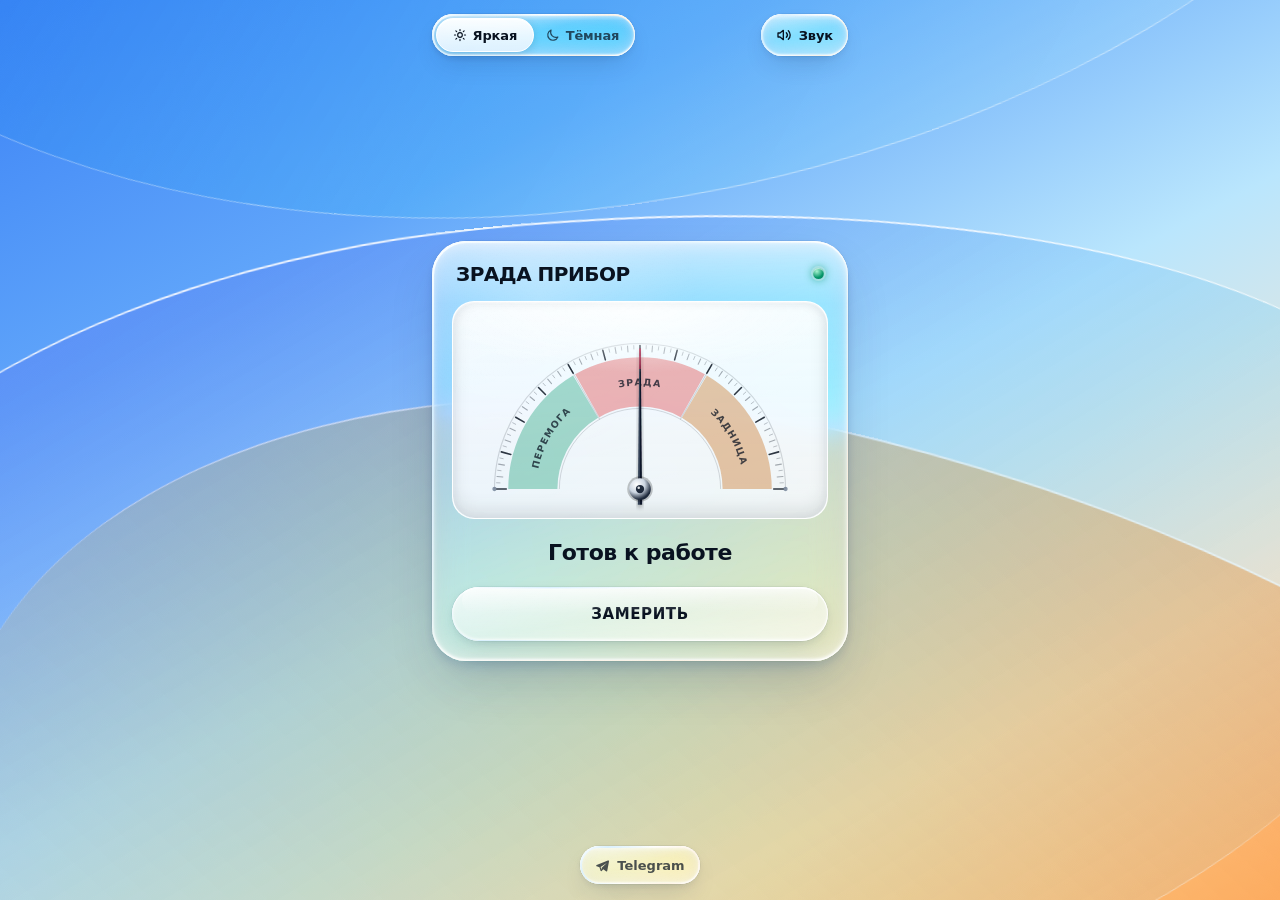
<file: index.html>
<!DOCTYPE html>
<html lang="ru" data-theme="dark">
<head>
    <meta charset="UTF-8">
    <meta name="viewport" content="width=device-width, initial-scale=1.0, maximum-scale=1.0, user-scalable=no, viewport-fit=cover">
    <title>Зрада Прибор</title>
    <meta name="description" content="Перемога, Зрада или Полная Задница — онлайн-прибор.">
    <meta name="apple-mobile-web-app-capable" content="yes">
    <meta name="mobile-web-app-capable" content="yes">
    <meta name="apple-mobile-web-app-status-bar-style" content="black-translucent">
    <meta name="theme-color" id="themeColorMeta" content="#07090e">
    <link rel="icon" href="data:image/svg+xml,<svg xmlns=%22http://www.w3.org/2000/svg%22 viewBox=%220 0 64 64%22><rect width=%2264%22 height=%2264%22 rx=%2218%22 fill=%22%230b101b%22/><path d=%22M12 42 A20 20 0 0 1 52 42%22 fill=%22none%22 stroke=%22%2338bdf8%22 stroke-width=%224%22 stroke-linecap=%22round%22/><path d=%22M32 42 L43 22%22 stroke=%22%23ff453a%22 stroke-width=%224%22 stroke-linecap=%22round%22/><circle cx=%2232%22 cy=%2242%22 r=%224%22 fill=%22%23ffffff%22/></svg>">
    <script>
        (function () {
            try {
                var saved = localStorage.getItem("zrada-glass-theme");
                if (saved === "light" || saved === "dark") {
                    document.documentElement.setAttribute("data-theme", saved);
                } else if (window.matchMedia && window.matchMedia("(prefers-color-scheme: light)").matches) {
                    document.documentElement.setAttribute("data-theme", "light");
                }
            } catch (_) {}
        })();
    </script>
    <link rel="stylesheet" href="styles.css">
</head>
<body>
    <!-- Фоновая сцена для преломления сквозь стекло -->
    <div class="scene" aria-hidden="true">
        <div class="scene-wave scene-wave--a"></div>
        <div class="scene-wave scene-wave--b"></div>
        <div class="scene-wave scene-wave--c"></div>
        <div class="scene-verdict-wash"></div>
    </div>

    <!-- Верхняя панель -->
    <header class="topbar">
        <div class="seg-control glass glass--pill" id="themeSeg" role="group" aria-label="Выбор темы">
            <div class="seg-thumb" aria-hidden="true"></div>

            <button class="seg-btn" type="button" data-theme="light" data-idx="0" aria-pressed="false">
                <svg viewBox="0 0 24 24" fill="none" stroke="currentColor" stroke-width="2" stroke-linecap="round" stroke-linejoin="round" aria-hidden="true">
                    <circle cx="12" cy="12" r="4"/>
                    <path d="M12 2.5v2M12 19.5v2M4.9 4.9l1.4 1.4M17.7 17.7l1.4 1.4M2.5 12h2M19.5 12h2M4.9 19.1l1.4-1.4M17.7 6.3l1.4-1.4"/>
                </svg>
                <span>Яркая</span>
            </button>

            <button class="seg-btn" type="button" data-theme="dark" data-idx="1" aria-pressed="true">
                <svg viewBox="0 0 24 24" fill="none" stroke="currentColor" stroke-width="2" stroke-linecap="round" stroke-linejoin="round" aria-hidden="true">
                    <path d="M20.35 15.35A9 9 0 0 1 8.65 3.65 9 9 0 1 0 20.35 15.35Z"/>
                </svg>
                <span>Тёмная</span>
            </button>
        </div>

        <button class="sound-btn glass glass--pill active" type="button" id="soundBtn" aria-label="Переключить звук" aria-pressed="true">
            <svg class="sound-icon" id="soundIconOn" viewBox="0 0 24 24" fill="none" stroke="currentColor" stroke-width="2" stroke-linecap="round" stroke-linejoin="round" aria-hidden="true">
                <path d="M11 5 6 9H3v6h3l5 4V5Z"/>
                <path d="M15.5 8.5a5 5 0 0 1 0 7"/>
                <path d="M18.5 5.5a9 9 0 0 1 0 13"/>
            </svg>
            <svg class="sound-icon" id="soundIconOff" viewBox="0 0 24 24" fill="none" stroke="currentColor" stroke-width="2" stroke-linecap="round" stroke-linejoin="round" style="display:none" aria-hidden="true">
                <path d="M11 5 6 9H3v6h3l5 4V5Z"/>
                <path d="m21 9-6 6M15 9l6 6"/>
            </svg>
            <span>Звук</span>
        </button>
    </header>

    <!-- Корпус прибора -->
    <main class="stage">
        <section class="instrument glass" id="instrument">
            <div class="inst-header">
                <h1 class="inst-title">ЗРАДА ПРИБОР</h1>
                <div class="status-led" id="led" aria-hidden="true"></div>
            </div>

            <div class="dial-chamber">
                <svg class="dial-svg" viewBox="0 0 360 200" aria-hidden="true">
                    <defs>
                        <radialGradient id="hubGrad" cx="35%" cy="30%" r="68%">
                            <stop offset="0%" stop-color="#ffffff"/>
                            <stop offset="55%" stop-color="var(--hub-outer)"/>
                            <stop offset="100%" stop-color="var(--hub-inner)"/>
                        </radialGradient>
                        <filter id="needleShadow" x="-30%" y="-20%" width="160%" height="150%">
                            <feDropShadow dx="0" dy="2.5" stdDeviation="2.2" flood-color="#000000" flood-opacity="0.38"/>
                        </filter>

                        <path id="tp-peremoga" fill="none"/>
                        <path id="tp-zrada" fill="none"/>
                        <path id="tp-zadnitsa" fill="none"/>
                    </defs>

                    <!-- Внешняя и внутренняя дуги -->
                    <path id="outerArc" fill="none" stroke="var(--dial-ring)" stroke-width="1.2"/>
                    <path id="innerArc" fill="none" stroke="var(--dial-ring)" stroke-width="1"/>

                    <!-- Цветные сектора -->
                    <path id="sector-peremoga" class="dial-sector" style="color: var(--zone-peremoga)" fill="var(--zone-peremoga)"/>
                    <path id="sector-zrada" class="dial-sector" style="color: var(--zone-zrada)" fill="var(--zone-zrada)"/>
                    <path id="sector-zadnitsa" class="dial-sector" style="color: var(--zone-zadnitsa)" fill="var(--zone-zadnitsa)"/>

                    <!-- Разделители и деления -->
                    <g id="sectorDividers" stroke="var(--dial-ring)" stroke-width="1.2"></g>
                    <g id="dialTicks"></g>

                    <!-- Упоры шкалы -->
                    <circle cx="32" cy="178" r="2.2" fill="var(--dial-pin)" opacity="0.75"/>
                    <circle cx="328" cy="178" r="2.2" fill="var(--dial-pin)" opacity="0.75"/>

                    <!-- Названия зон -->
                    <text class="dial-label" id="lbl-peremoga">
                        <textPath href="#tp-peremoga" startOffset="50%" text-anchor="middle" dominant-baseline="central">ПЕРЕМОГА</textPath>
                    </text>
                    <text class="dial-label" id="lbl-zrada">
                        <textPath href="#tp-zrada" startOffset="50%" text-anchor="middle" dominant-baseline="central">ЗРАДА</textPath>
                    </text>
                    <text class="dial-label" id="lbl-zadnitsa">
                        <textPath href="#tp-zadnitsa" startOffset="50%" text-anchor="middle" dominant-baseline="central">ЗАДНИЦА</textPath>
                    </text>

                    <!-- Стрелка с противовесом и фасками -->
                    <g id="needleGroup" filter="url(#needleShadow)">
                        <polygon points="177.8,194 180,194 180,35 179.3,35" fill="var(--needle-light)"/>
                        <polygon points="180,194 182.2,194 180.7,35 180,35" fill="var(--needle-dark)"/>
                        <polygon points="179.5,56 180.5,56 180.7,35 179.3,35" fill="var(--needle-tip)"/>
                    </g>

                    <!-- Ось стрелки -->
                    <circle cx="180" cy="178" r="13" fill="rgba(0, 0, 0, 0.22)"/>
                    <circle cx="180" cy="178" r="11" fill="url(#hubGrad)"/>
                    <circle cx="180" cy="178" r="4.2" fill="var(--hub-inner)"/>
                    <circle cx="178.7" cy="176.7" r="1.3" fill="rgba(255, 255, 255, 0.85)"/>
                </svg>
                <div class="dial-dome"></div>
            </div>

            <div class="verdict-box" aria-live="polite">
                <div class="verdict-text" id="verdictText">Готов к работе</div>
            </div>

            <button class="action-btn" type="button" id="scanBtn">
                <span class="btn-spinner" aria-hidden="true"></span>
                <span id="scanBtnLabel">Замерить</span>
            </button>
        </section>
    </main>

    <!-- Подвал -->
    <footer class="footer">
        <a href="https://t.me/littleguyNEW" target="_blank" rel="noopener noreferrer" class="tg-pill glass glass--pill">
            <svg viewBox="0 0 24 24" fill="currentColor" aria-hidden="true">
                <path d="M21.93 4.19a1.25 1.25 0 0 0-1.35-.2L2.64 11.17a1.15 1.15 0 0 0 .06 2.15l4.48 1.56 1.72 5.38a1.05 1.05 0 0 0 1.78.4l2.54-2.66 4.44 3.31a1.25 1.25 0 0 0 1.97-.74l2.76-15.13a1.25 1.25 0 0 0-.46-1.25ZM8.9 14.37l9.28-6.17c.17-.11.34.12.2.26l-7.59 7.21-.3 3.24-1.59-4.54Z"/>
            </svg>
            <span>Telegram</span>
        </a>
    </footer>

    <script src="app.js" defer></script>
</body>
</html>
</file>
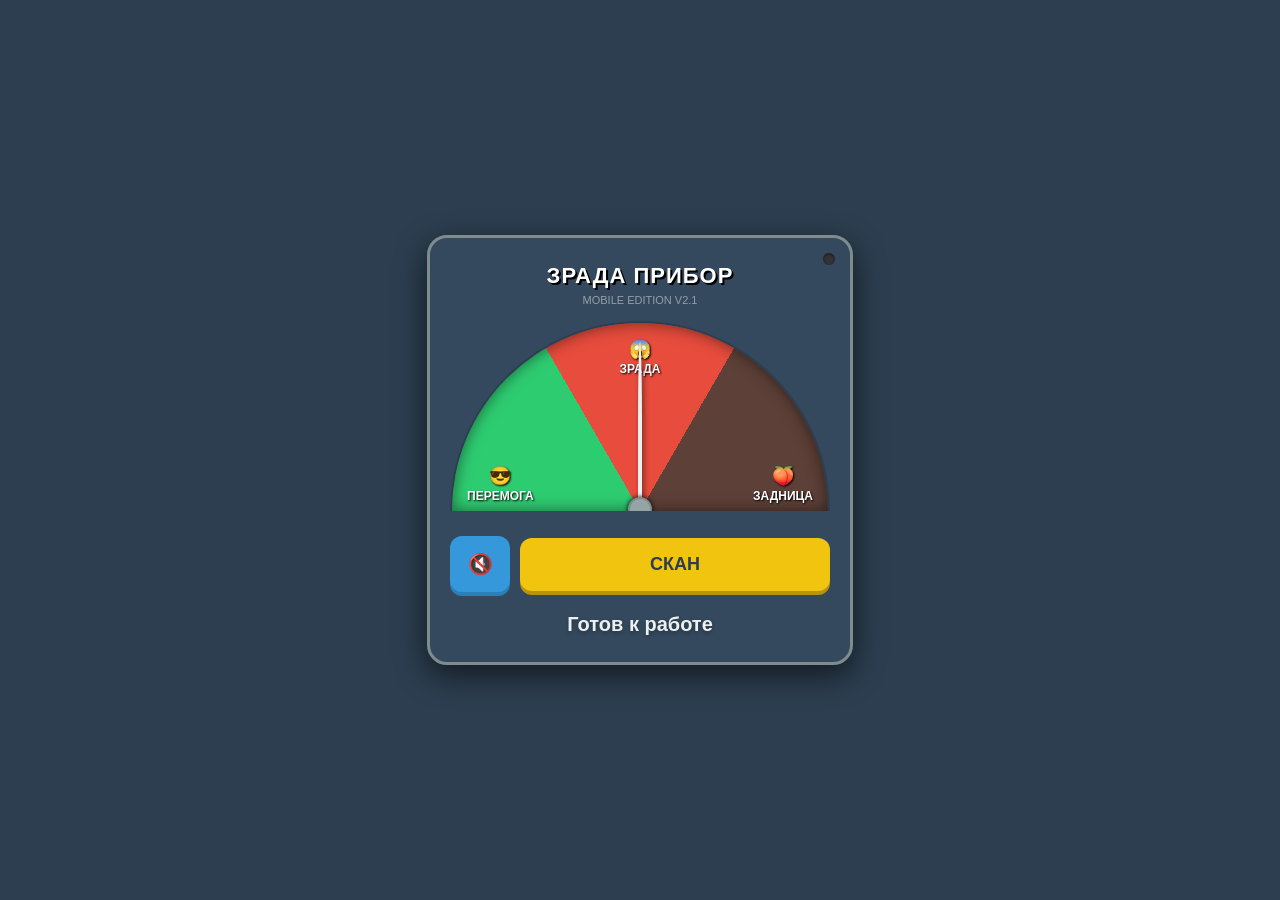
<file: game.html>
<!DOCTYPE html>
<html lang="ru">
<head>
    <meta charset="UTF-8">
    <meta name="viewport" content="width=device-width, initial-scale=1.0, maximum-scale=1.0, user-scalable=no, viewport-fit=cover">
    <meta name="apple-mobile-web-app-capable" content="yes">
    <meta name="apple-mobile-web-app-status-bar-style" content="black-translucent">
    <meta name="theme-color" content="#2c3e50">
    <title>Зрада Прибор Mobile</title>
    <style>
        /* Базовые настройки для iOS */
        body {
            font-family: -apple-system, BlinkMacSystemFont, 'Segoe UI', Roboto, Helvetica, Arial, sans-serif;
            background-color: #2c3e50;
            display: flex;
            justify-content: center;
            align-items: center;
            /* dvh - динамическая высота, учитывающая адресную строку Safari */
            min-height: 100vh;
            height: 100dvh;
            margin: 0;
            color: white;
            user-select: none;
            -webkit-user-select: none; /* Safari */
            overflow: hidden;
            touch-action: manipulation; /* Убирает задержку тапа */
        }

        .device-container {
            background-color: #34495e;
            padding: 20px;
            border-radius: 20px;
            box-shadow: 0 10px 30px rgba(0,0,0,0.6);
            text-align: center;
            /* Адаптивная ширина */
            width: 90%;
            max-width: 380px;
            border: 3px solid #7f8c8d;
            position: relative;
            transition: transform 0.1s;
        }

        /* Анимация тряски */
        .shaking { animation: shake 0.5s infinite; }

        @keyframes shake {
            0% { transform: translate(1px, 1px) rotate(0deg); }
            20% { transform: translate(-2px, 0px) rotate(1deg); }
            40% { transform: translate(1px, -1px) rotate(1deg); }
            60% { transform: translate(-2px, 1px) rotate(0deg); }
            80% { transform: translate(-1px, -1px) rotate(1deg); }
            100% { transform: translate(1px, -2px) rotate(-1deg); }
        }

        h1 {
            margin: 5px 0;
            text-transform: uppercase;
            letter-spacing: 1px;
            font-size: 22px;
            text-shadow: 2px 2px 0px #000;
        }

        .subtitle {
            font-size: 11px;
            color: #bdc3c7;
            margin-bottom: 15px;
            text-transform: uppercase;
            opacity: 0.7;
        }

        /* Адаптивный прибор */
        .gauge-wrapper {
            position: relative;
            width: 100%; /* Резина */
            height: 0;
            padding-bottom: 50%; /* Соотношение сторон 2:1 */
            margin: 0 auto;
            overflow: hidden;
        }

        .gauge {
            width: 100%;
            height: 100%;
            position: absolute;
            top: 0;
            left: 0;
            border-radius: 500px 500px 0 0; /* Большой радиус для полукруга */
            background: conic-gradient(
                from 270deg at 50% 100%,
                #2ecc71 0deg 60deg,
                #e74c3c 60deg 120deg,
                #5d4037 120deg 180deg
            );
            box-shadow: inset 0 0 15px rgba(0,0,0,0.5);
            border: 2px solid #2c3e50;
            border-bottom: none;
            box-sizing: border-box;
        }

        .label {
            position: absolute;
            font-size: 12px;
            font-weight: bold;
            text-shadow: 1px 1px 2px black;
            z-index: 2;
            text-transform: uppercase;
        }
        /* Медиа-запросы для маленьких экранов (iPhone SE) */
        @media (max-width: 360px) {
            .label { font-size: 10px; }
            h1 { font-size: 18px; }
        }

        .label-peremoga { bottom: 8px; left: 15px; color: #fff; }
        .label-zrada { top: 15px; left: 50%; transform: translateX(-50%); color: #fff; }
        .label-zadnitsa { bottom: 8px; right: 15px; color: #fff; }

        .emoji { font-size: 18px; display: block; text-align: center; margin-bottom: 2px; }

        /* Стрелка */
        .needle {
            width: 4px;
            height: 90%; /* Относительно высоты gauge */
            background-color: #ecf0f1;
            position: absolute;
            bottom: 0;
            left: 50%;
            margin-left: -2px;
            transform-origin: bottom center;
            transform: rotate(0deg);
            z-index: 10;
            border-radius: 50% 50% 0 0;
            box-shadow: 2px 2px 5px rgba(0,0,0,0.5);
        }

        .needle-center {
            width: 20px;
            height: 20px;
            background-color: #95a5a6;
            border-radius: 50%;
            position: absolute;
            bottom: -10px;
            left: 50%;
            transform: translateX(-50%);
            z-index: 11;
            box-shadow: 0 0 5px black;
            border: 2px solid #7f8c8d;
        }

        .controls {
            margin-top: 25px;
            display: flex;
            gap: 10px;
            justify-content: center;
            align-items: center;
        }

        button {
            background-color: #f1c40f;
            border: none;
            padding: 16px;
            font-size: 16px;
            font-weight: bold;
            color: #2c3e50;
            border-radius: 12px;
            cursor: pointer;
            transition: transform 0.1s;
            box-shadow: 0 4px 0 #b7950b;
            -webkit-tap-highlight-color: transparent; /* Убирает серый фон при тапе на iOS */
            outline: none;
        }

        button:active {
            transform: translateY(4px);
            box-shadow: 0 0 0 #b7950b;
        }

        button:disabled {
            background-color: #95a5a6;
            box-shadow: none;
            cursor: not-allowed;
            transform: translateY(4px);
            opacity: 0.7;
        }

        #scanBtn {
            flex-grow: 1;
            font-size: 18px;
        }

        .sound-btn {
            background-color: #3498db;
            box-shadow: 0 4px 0 #2980b9;
            color: white;
            width: 60px;
            font-size: 20px;
        }
        .sound-btn:active { box-shadow: 0 0 0 #2980b9; }

        #result-text {
            margin-top: 20px;
            font-size: 20px;
            font-weight: bold;
            min-height: 1.5em;
            color: #ecf0f1;
            text-shadow: 0 2px 4px rgba(0,0,0,0.3);
            line-height: 1.2;
        }

        .status-light {
            width: 12px;
            height: 12px;
            background-color: #333;
            border-radius: 50%;
            position: absolute;
            top: 15px;
            right: 15px;
            box-shadow: inset 0 1px 3px rgba(0,0,0,0.5);
        }
        .status-light.active {
            background-color: #e74c3c;
            box-shadow: 0 0 8px #e74c3c;
            animation: blink 0.15s infinite alternate;
        }

        @keyframes blink { from { opacity: 0.5; } to { opacity: 1; } }

    </style>
</head>
<body>

    <div class="device-container" id="device">
        <div class="status-light" id="led"></div>
        <h1>ЗРАДА ПРИБОР</h1>
        <div class="subtitle">Mobile Edition v2.1</div>

        <div class="gauge-wrapper">
            <div class="gauge">
                <span class="label label-peremoga"><span class="emoji">😎</span>ПЕРЕМОГА</span>
                <span class="label label-zrada"><span class="emoji">😱</span>ЗРАДА</span>
                <span class="label label-zadnitsa"><span class="emoji">🍑</span>ЗАДНИЦА</span>

                <div class="needle" id="needle"></div>
            </div>
            <div class="needle-center"></div>
        </div>

        <div class="controls">
            <button class="sound-btn" id="soundBtn" onclick="toggleSound()">🔇</button>
            <button id="scanBtn" onclick="startAnalysis()">СКАН</button>
        </div>

        <div id="result-text">Готов к работе</div>
    </div>

    <script>
        // Предотвращаем скролл и зум на iOS при двойном тапе
        document.addEventListener('gesturestart', function (e) {
            e.preventDefault();
        });

        const needle = document.getElementById('needle');
        const resultText = document.getElementById('result-text');
        const scanBtn = document.getElementById('scanBtn');
        const device = document.getElementById('device');
        const led = document.getElementById('led');
        const soundBtn = document.getElementById('soundBtn');

        let isSoundOn = false;
        let audioCtx = null;

        // "Разогрев" аудио-контекста для iOS
        function unlockAudio() {
            if (!audioCtx) {
                const AudioContext = window.AudioContext || window.webkitAudioContext;
                audioCtx = new AudioContext();
            }
            if (audioCtx.state === 'suspended') {
                audioCtx.resume();
            }
            // Проигрываем тишину, чтобы Safari понял, что мы хотим играть звук
            const buffer = audioCtx.createBuffer(1, 1, 22050);
            const source = audioCtx.createBufferSource();
            source.buffer = buffer;
            source.connect(audioCtx.destination);
            source.start(0);
        }

        function toggleSound() {
            unlockAudio();
            isSoundOn = !isSoundOn;
            soundBtn.innerText = isSoundOn ? "🔊" : "🔇";
            soundBtn.style.backgroundColor = isSoundOn ? "#2ecc71" : "#3498db";
        }

        function playTone(type) {
            if (!isSoundOn || !audioCtx) return;

            const osc = audioCtx.createOscillator();
            const gain = audioCtx.createGain();
            osc.connect(gain);
            gain.connect(audioCtx.destination);

            const now = audioCtx.currentTime;

            if (type === 'tick') {
                osc.type = 'square';
                osc.frequency.setValueAtTime(150 + Math.random() * 50, now);
                gain.gain.setValueAtTime(0.05, now);
                gain.gain.exponentialRampToValueAtTime(0.001, now + 0.05);
                osc.start(now);
                osc.stop(now + 0.05);
            }
            else if (type === 'peremoga') {
                // Аккорд C-Major
                const playNote = (f, d) => {
                    const o = audioCtx.createOscillator();
                    const g = audioCtx.createGain();
                    o.connect(g);
                    g.connect(audioCtx.destination);
                    o.type = 'triangle';
                    o.frequency.value = f;
                    g.gain.setValueAtTime(0.1, now + d);
                    g.gain.linearRampToValueAtTime(0, now + d + 0.3);
                    o.start(now + d);
                    o.stop(now + d + 0.3);
                };
                playNote(523.25, 0);
                playNote(659.25, 0.1);
                playNote(783.99, 0.2);
            }
            else if (type === 'zrada') {
                osc.type = 'sawtooth';
                osc.frequency.setValueAtTime(600, now);
                osc.frequency.linearRampToValueAtTime(800, now + 0.2);
                osc.frequency.linearRampToValueAtTime(600, now + 0.4);
                gain.gain.setValueAtTime(0.1, now);
                gain.gain.linearRampToValueAtTime(0, now + 0.4);
                osc.start(now);
                osc.stop(now + 0.4);
            }
            else if (type === 'zadnitsa') {
                osc.type = 'sawtooth';
                osc.frequency.setValueAtTime(120, now);
                osc.frequency.exponentialRampToValueAtTime(40, now + 0.5);
                gain.gain.setValueAtTime(0.2, now);
                gain.gain.linearRampToValueAtTime(0, now + 0.5);
                osc.start(now);
                osc.stop(now + 0.5);
            }
        }

        function startAnalysis() {
            // Обязательно пытаемся разблокировать аудио при нажатии на старт
            if (isSoundOn) unlockAudio();

            scanBtn.disabled = true;
            scanBtn.innerText = "⏳...";
            resultText.innerText = "АНАЛИЗ ДАННЫХ";
            resultText.style.color = "#ecf0f1";

            device.classList.add('shaking');
            led.classList.add('active');

            needle.style.transition = "none";

            let scanSteps = 0;
            const maxSteps = 25;

            const interval = setInterval(() => {
                const randomAngle = Math.floor(Math.random() * 180) - 90;
                needle.style.transform = `rotate(${randomAngle}deg)`;

                if (scanSteps % 3 === 0) playTone('tick');

                // Легкая вибрация для Android (iOS игнорирует, но не ломается)
                if (navigator.vibrate) navigator.vibrate(5);

                scanSteps++;

                if (scanSteps >= maxSteps) {
                    finishAnalysis(interval);
                }
            }, 80);
        }

        function finishAnalysis(interval) {
            clearInterval(interval);
            device.classList.remove('shaking');
            led.classList.remove('active');

            const finalAngle = Math.floor(Math.random() * 180) - 90;
            needle.style.transition = "transform 0.5s cubic-bezier(0.175, 0.885, 0.32, 1.275)"; // Эффект отскока

            setTimeout(() => {
                needle.style.transform = `rotate(${finalAngle}deg)`;
                showResult(finalAngle);
            }, 50);
        }

        function showResult(angle) {
            setTimeout(() => {
                let text = "";
                let color = "";
                let soundType = "";

                if (angle <= -30) {
                    text = "ЕСТЬ ПЕРЕМОГА! 😎";
                    color = "#2ecc71";
                    soundType = "peremoga";
                } else if (angle > -30 && angle < 30) {
                    text = "ЗРАДА! 🤬";
                    color = "#e74c3c";
                    soundType = "zrada";
                } else {
                    text = "ПОЛНАЯ ЗАДНИЦА 🍑";
                    color = "#d35400";
                    soundType = "zadnitsa";
                }

                resultText.innerText = text;
                resultText.style.color = color;
                playTone(soundType);

                if (navigator.vibrate) navigator.vibrate(50);

                scanBtn.disabled = false;
                scanBtn.innerText = "СКАН";
            }, 500);
        }
    </script>
</body>
</html>
</file>
<file: styles.css>
/* ==========================================================================
   LIQUID GLASS UI — СТИЛИ И ТЕМАТИЗАЦИЯ (ЯРКАЯ / ТЁМНАЯ)
   ========================================================================== */

:root {
    --font-sans: -apple-system, BlinkMacSystemFont, "SF Pro Display", "SF Pro Text", "Segoe UI", system-ui, Roboto, Helvetica, Arial, sans-serif;
    --radius-panel: 34px;
    --radius-chamber: 22px;
    --radius-pill: 999px;
    --ease-spring: cubic-bezier(0.28, 1.32, 0.52, 1);
    --ease-smooth: cubic-bezier(0.22, 1, 0.36, 1);
}

/* --------------------------------------------------------------------------
   ТЕМА 1: ЯРКАЯ (Кристальное дневное жидкое стекло)
   -------------------------------------------------------------------------- */
:root,
html[data-theme="light"] {
    color-scheme: light;
    --bg-base: #8cc5f8;

    /* Живая, благородная дневная сцена (лазурь, мягкий индиго и тёплый солнечный горизонт) */
    --scene-sky: linear-gradient(
        152deg,
        #3b82f6 0%,
        #60a5fa 26%,
        #bae6fd 54%,
        #fde6cc 80%,
        #fdb585 100%
    );
    --scene-wave-1: linear-gradient(128deg, rgba(37, 99, 235, 0.52) 0%, rgba(56, 189, 248, 0.24) 55%, rgba(255, 255, 255, 0.22) 100%);
    --scene-wave-2: linear-gradient(210deg, rgba(249, 115, 22, 0.46) 0%, rgba(251, 191, 36, 0.30) 48%, rgba(255, 255, 255, 0.16) 100%);
    --scene-wave-3: linear-gradient(155deg, rgba(99, 102, 241, 0.34) 0%, rgba(56, 189, 248, 0.18) 54%, rgba(255, 255, 255, 0.08) 100%);
    --scene-ridge: rgba(255, 255, 255, 0.88);
    --scene-ridge-soft: rgba(255, 255, 255, 0.50);

    /* Оптическая формула жидкого стекла (Яркая тема: прозрачный центр + глянцевый мениск) */
    --glass-bg: linear-gradient(
        166deg,
        rgba(255, 255, 255, 0.44) 0%,
        rgba(255, 255, 255, 0.18) 44%,
        rgba(255, 255, 255, 0.30) 100%
    );
    --glass-bg-pill: linear-gradient(
        166deg,
        rgba(255, 255, 255, 0.48) 0%,
        rgba(255, 255, 255, 0.20) 48%,
        rgba(255, 255, 255, 0.34) 100%
    );
    --glass-filter: blur(16px) saturate(175%) brightness(1.06) contrast(1.03);
    --glass-filter-pill: blur(12px) saturate(185%) brightness(1.07) contrast(1.03);

    /* Дисперсионная фаска Френеля */
    --glass-rim-width: 1.5px;
    --glass-rim-1: rgba(255, 255, 255, 0.98);
    --glass-rim-2: rgba(210, 238, 255, 0.80);
    --glass-rim-3: rgba(255, 255, 255, 0.22);
    --glass-rim-4: rgba(255, 236, 214, 0.56);
    --glass-rim-5: rgba(255, 255, 255, 0.92);

    /* Внутренняя толщина линзы и каустика */
    --glass-outer-hairline: rgba(15, 35, 68, 0.10);
    --glass-edge-top: rgba(255, 255, 255, 0.98);
    --glass-bevel-top: rgba(255, 255, 255, 0.48);
    --glass-edge-bottom: rgba(255, 255, 255, 0.86);
    --glass-caustic-bottom: rgba(255, 255, 255, 0.52);
    --glass-edge-side: rgba(255, 255, 255, 0.38);

    --glass-sheen-spot: rgba(255, 255, 255, 0.26);
    --glass-sheen-arc: rgba(255, 255, 255, 0.44);

    --glass-shadow:
        0 0 0 0.5px var(--glass-outer-hairline),
        0 3px 8px rgba(15, 38, 72, 0.10),
        0 24px 52px -12px rgba(15, 44, 84, 0.22),
        0 10px 22px -10px rgba(37, 99, 235, 0.14);
    --glass-shadow-pill:
        0 0 0 0.5px var(--glass-outer-hairline),
        0 2px 6px rgba(15, 38, 72, 0.08),
        0 12px 26px -8px rgba(15, 44, 84, 0.18);

    /* Сегментный ползунок */
    --seg-thumb-bg: linear-gradient(180deg, rgba(255, 255, 255, 0.96) 0%, rgba(242, 247, 255, 0.82) 100%);
    --seg-thumb-border: rgba(255, 255, 255, 1);
    --seg-thumb-shadow:
        0 2px 8px rgba(15, 38, 72, 0.16),
        inset 0 1px 0 rgba(255, 255, 255, 1);

    /* Текст */
    --text-primary: #091220;
    --text-secondary: rgba(9, 18, 32, 0.72);
    --text-muted: rgba(9, 18, 32, 0.48);

    /* Камера шкалы (чистая фарфоровая подложка без цветовых искажений секторов) */
    --dial-bg: linear-gradient(180deg, rgba(255, 255, 255, 0.90) 0%, rgba(246, 249, 255, 0.84) 100%);
    --dial-border: rgba(255, 255, 255, 0.96);
    --dial-inner-shadow:
        inset 0 2px 10px rgba(15, 38, 72, 0.08),
        inset 0 1px 0 rgba(255, 255, 255, 1);
    --dial-ring: rgba(9, 18, 32, 0.15);
    --dial-tick: rgba(9, 18, 32, 0.34);
    --dial-tick-major: rgba(9, 18, 32, 0.84);
    --dial-label: rgba(9, 18, 32, 0.90);
    --dial-dome-glare: rgba(255, 255, 255, 0.72);
    --dial-pin: #64748b;

    --needle-light: #334155;
    --needle-dark: #0f172a;
    --needle-tip: #e11d48;
    --hub-outer: #cbd5e1;
    --hub-inner: #1e293b;

    /* Главная кнопка — капсула жидкого стекла */
    --btn-bg: linear-gradient(172deg, rgba(255, 255, 255, 0.76) 0%, rgba(255, 255, 255, 0.42) 50%, rgba(255, 255, 255, 0.62) 100%);
    --btn-bg-hover: linear-gradient(172deg, rgba(255, 255, 255, 0.88) 0%, rgba(255, 255, 255, 0.54) 50%, rgba(255, 255, 255, 0.74) 100%);
    --btn-bg-active: linear-gradient(172deg, rgba(238, 245, 255, 0.66) 0%, rgba(255, 255, 255, 0.48) 100%);
    --btn-text: #091220;
    --btn-sheen: rgba(255, 255, 255, 0.56);
    --btn-shadow:
        0 0 0 0.5px rgba(15, 38, 72, 0.10),
        inset 0 1.5px 1px rgba(255, 255, 255, 1),
        inset 0 6px 12px -4px rgba(255, 255, 255, 0.55),
        inset 0 -2px 3px rgba(255, 255, 255, 0.78),
        0 10px 24px -8px rgba(15, 38, 72, 0.18),
        0 2px 6px rgba(15, 38, 72, 0.08);

    /* Зоны прибора */
    --zone-peremoga: #059669;
    --zone-zrada: #dc2626;
    --zone-zadnitsa: #c25e00;
}

/* --------------------------------------------------------------------------
   ТЕМА 2: ТЁМНАЯ (Дымчатое обсидиановое жидкое стекло)
   -------------------------------------------------------------------------- */
html[data-theme="dark"] {
    color-scheme: dark;
    --bg-base: #05070b;

    /* Глубокий графитово-ночной фон со студийными световыми дугами */
    --scene-sky: linear-gradient(
        152deg,
        #05070b 0%,
        #090e18 36%,
        #0e1726 68%,
        #070a10 100%
    );
    --scene-wave-1: linear-gradient(128deg, rgba(30, 58, 118, 0.42) 0%, rgba(14, 116, 144, 0.20) 52%, rgba(15, 23, 42, 0.06) 100%);
    --scene-wave-2: linear-gradient(210deg, rgba(15, 118, 110, 0.34) 0%, rgba(30, 64, 138, 0.22) 48%, transparent 100%);
    --scene-wave-3: linear-gradient(155deg, rgba(30, 41, 68, 0.44) 0%, rgba(15, 23, 42, 0.22) 55%, transparent 100%);
    --scene-ridge: rgba(186, 224, 255, 0.38);
    --scene-ridge-soft: rgba(148, 197, 255, 0.20);

    /* Оптическая формула жидкого стекла (Тёмная тема: дымчатый обсидиан) */
    --glass-bg: linear-gradient(
        166deg,
        rgba(255, 255, 255, 0.10) 0%,
        rgba(10, 13, 20, 0.52) 46%,
        rgba(255, 255, 255, 0.04) 100%
    );
    --glass-bg-pill: linear-gradient(
        166deg,
        rgba(255, 255, 255, 0.13) 0%,
        rgba(14, 18, 28, 0.48) 50%,
        rgba(255, 255, 255, 0.06) 100%
    );
    --glass-filter: blur(18px) saturate(165%) brightness(1.08) contrast(1.06);
    --glass-filter-pill: blur(13px) saturate(180%) brightness(1.10) contrast(1.05);

    --glass-rim-width: 1.35px;
    --glass-rim-1: rgba(255, 255, 255, 0.66);
    --glass-rim-2: rgba(176, 222, 255, 0.30);
    --glass-rim-3: rgba(255, 255, 255, 0.07);
    --glass-rim-4: rgba(186, 230, 253, 0.16);
    --glass-rim-5: rgba(255, 255, 255, 0.38);

    --glass-outer-hairline: rgba(0, 0, 0, 0.60);
    --glass-edge-top: rgba(255, 255, 255, 0.48);
    --glass-bevel-top: rgba(255, 255, 255, 0.14);
    --glass-edge-bottom: rgba(196, 228, 255, 0.22);
    --glass-caustic-bottom: rgba(148, 197, 255, 0.12);
    --glass-edge-side: rgba(255, 255, 255, 0.11);

    --glass-sheen-spot: rgba(255, 255, 255, 0.11);
    --glass-sheen-arc: rgba(255, 255, 255, 0.14);

    --glass-shadow:
        0 0 0 0.5px var(--glass-outer-hairline),
        0 4px 12px rgba(0, 0, 0, 0.50),
        0 30px 68px -12px rgba(0, 0, 0, 0.82);
    --glass-shadow-pill:
        0 0 0 0.5px var(--glass-outer-hairline),
        0 2px 8px rgba(0, 0, 0, 0.44),
        0 14px 30px -8px rgba(0, 0, 0, 0.70);

    /* Сегментный ползунок */
    --seg-thumb-bg: linear-gradient(180deg, rgba(255, 255, 255, 0.22) 0%, rgba(255, 255, 255, 0.10) 100%);
    --seg-thumb-border: rgba(255, 255, 255, 0.40);
    --seg-thumb-shadow:
        0 2px 10px rgba(0, 0, 0, 0.45),
        inset 0 1px 0 rgba(255, 255, 255, 0.44);

    /* Текст */
    --text-primary: #f6f8fc;
    --text-secondary: rgba(246, 248, 252, 0.70);
    --text-muted: rgba(246, 248, 252, 0.44);

    /* Камера шкалы */
    --dial-bg: linear-gradient(180deg, rgba(6, 9, 16, 0.82) 0%, rgba(10, 14, 24, 0.72) 100%);
    --dial-border: rgba(255, 255, 255, 0.15);
    --dial-inner-shadow:
        inset 0 4px 18px rgba(0, 0, 0, 0.60),
        inset 0 -1px 0 rgba(255, 255, 255, 0.11);
    --dial-ring: rgba(255, 255, 255, 0.16);
    --dial-tick: rgba(255, 255, 255, 0.34);
    --dial-tick-major: rgba(255, 255, 255, 0.88);
    --dial-label: rgba(255, 255, 255, 0.92);
    --dial-dome-glare: rgba(255, 255, 255, 0.20);
    --dial-pin: #94a3b8;

    --needle-light: #f1f5f9;
    --needle-dark: #94a3b8;
    --needle-tip: #ff453a;
    --hub-outer: #64748b;
    --hub-inner: #0f172a;

    /* Главная кнопка — капсула жидкого стекла */
    --btn-bg: linear-gradient(172deg, rgba(255, 255, 255, 0.20) 0%, rgba(255, 255, 255, 0.07) 52%, rgba(255, 255, 255, 0.12) 100%);
    --btn-bg-hover: linear-gradient(172deg, rgba(255, 255, 255, 0.26) 0%, rgba(255, 255, 255, 0.11) 52%, rgba(255, 255, 255, 0.17) 100%);
    --btn-bg-active: linear-gradient(172deg, rgba(255, 255, 255, 0.13) 0%, rgba(255, 255, 255, 0.06) 100%);
    --btn-text: #ffffff;
    --btn-sheen: rgba(255, 255, 255, 0.20);
    --btn-shadow:
        0 0 0 0.5px rgba(0, 0, 0, 0.55),
        inset 0 1.5px 1px rgba(255, 255, 255, 0.42),
        inset 0 6px 12px -4px rgba(255, 255, 255, 0.12),
        inset 0 -1.5px 2px rgba(186, 230, 253, 0.18),
        0 10px 26px -6px rgba(0, 0, 0, 0.55);

    /* Зоны прибора */
    --zone-peremoga: #30d158;
    --zone-zrada: #ff453a;
    --zone-zadnitsa: #ff9f0a;
}

/* --------------------------------------------------------------------------
   БАЗОВАЯ ГЕОМЕТРИЯ СТРАНИЦЫ
   -------------------------------------------------------------------------- */
*,
*::before,
*::after {
    box-sizing: border-box;
    -webkit-tap-highlight-color: transparent;
}

html,
body {
    margin: 0;
    padding: 0;
    min-height: 100dvh;
    background-color: var(--bg-base);
    color: var(--text-primary);
    font-family: var(--font-sans);
    -webkit-font-smoothing: antialiased;
    -moz-osx-font-smoothing: grayscale;
    user-select: none;
    -webkit-user-select: none;
    touch-action: manipulation;
    overflow-x: hidden;
    transition: background-color 0.45s var(--ease-smooth), color 0.3s ease;
}

body {
    position: relative;
    display: flex;
    flex-direction: column;
    justify-content: space-between;
    align-items: center;
    padding: max(14px, env(safe-area-inset-top)) 16px max(16px, env(safe-area-inset-bottom));
    gap: 14px;
}

/* --------------------------------------------------------------------------
   СКУЛЬПТУРНАЯ СВЕТОВАЯ СЦЕНА ДЛЯ ОПТИЧЕСКОЙ РЕФРАКЦИИ
   -------------------------------------------------------------------------- */
.scene {
    position: fixed;
    inset: 0;
    z-index: 0;
    pointer-events: none;
    overflow: hidden;
    background: var(--scene-sky);
}

.scene-wave {
    position: absolute;
    border-radius: 44% 56% 52% 48% / 46% 42% 58% 54%;
    border-top: 2px solid var(--scene-ridge);
    border-bottom: 1.5px solid var(--scene-ridge-soft);
    will-change: transform;
    transition: background 0.9s var(--ease-smooth), border-color 0.6s ease;
}

.scene-wave--a {
    width: 145vmax;
    height: 82vmax;
    left: -26vmax;
    top: -66vmax;
    background: var(--scene-wave-1);
    transform: rotate(-8deg);
}

.scene-wave--b {
    width: 140vmax;
    height: 84vmax;
    right: -34vmax;
    bottom: -48vmax;
    background: var(--scene-wave-2);
    transform: rotate(13deg);
}

.scene-wave--c {
    width: 132vmax;
    height: 66vmax;
    left: -18vmax;
    top: 24vh;
    background: var(--scene-wave-3);
    transform: rotate(-6deg);
}

/* Мягкое свечение сцены под результат замера */
.scene-verdict-wash {
    position: absolute;
    inset: 0;
    opacity: 0;
    transition: opacity 0.7s var(--ease-smooth), background 0.7s var(--ease-smooth);
}

body[data-verdict="peremoga"] .scene-verdict-wash {
    opacity: 1;
    background: radial-gradient(76% 58% at 50% 48%, rgba(48, 209, 88, 0.25) 0%, transparent 72%);
}

body[data-verdict="zrada"] .scene-verdict-wash {
    opacity: 1;
    background: radial-gradient(76% 58% at 50% 48%, rgba(255, 69, 58, 0.25) 0%, transparent 72%);
}

body[data-verdict="zadnitsa"] .scene-verdict-wash {
    opacity: 1;
    background: radial-gradient(76% 58% at 50% 48%, rgba(255, 159, 10, 0.25) 0%, transparent 72%);
}

html[data-theme="light"] body[data-verdict="peremoga"] .scene-verdict-wash {
    background: radial-gradient(78% 60% at 50% 48%, rgba(16, 185, 129, 0.30) 0%, transparent 72%);
}

html[data-theme="light"] body[data-verdict="zrada"] .scene-verdict-wash {
    background: radial-gradient(78% 60% at 50% 48%, rgba(239, 68, 68, 0.26) 0%, transparent 72%);
}

html[data-theme="light"] body[data-verdict="zadnitsa"] .scene-verdict-wash {
    background: radial-gradient(78% 60% at 50% 48%, rgba(245, 158, 11, 0.30) 0%, transparent 72%);
}

/* --------------------------------------------------------------------------
   МАТЕРИАЛ .glass — ЧИСТОЕ ОПТИЧЕСКОЕ ЖИДКОЕ СТЕКЛО
   -------------------------------------------------------------------------- */
.glass {
    position: relative;
    background: var(--glass-bg);
    -webkit-backdrop-filter: var(--glass-filter);
    backdrop-filter: var(--glass-filter);
    box-shadow:
        var(--glass-shadow),
        inset 0 1.5px 1px var(--glass-edge-top),
        inset 0 6px 14px -3px var(--glass-bevel-top),
        inset 0 -2px 3px var(--glass-edge-bottom),
        inset 0 -16px 26px -16px var(--glass-caustic-bottom),
        inset 2px 0 4px var(--glass-edge-side),
        inset -2px 0 4px var(--glass-edge-side);
    transition:
        transform 0.22s var(--ease-spring),
        background 0.35s ease,
        box-shadow 0.35s ease;
}

.glass--pill {
    background: var(--glass-bg-pill);
    -webkit-backdrop-filter: var(--glass-filter-pill);
    backdrop-filter: var(--glass-filter-pill);
    box-shadow:
        var(--glass-shadow-pill),
        inset 0 1.5px 1px var(--glass-edge-top),
        inset 0 4px 10px -2px var(--glass-bevel-top),
        inset 0 -1.5px 2px var(--glass-edge-bottom),
        inset 0 -10px 18px -12px var(--glass-caustic-bottom),
        inset 1.5px 0 3px var(--glass-edge-side),
        inset -1.5px 0 3px var(--glass-edge-side);
}

/* Оптическая фаска Френеля с хроматическим краем */
.glass::before {
    content: "";
    position: absolute;
    inset: 0;
    border-radius: inherit;
    padding: var(--glass-rim-width);
    background: linear-gradient(
        var(--rim-angle, 134deg),
        var(--glass-rim-1) 0%,
        var(--glass-rim-2) 18%,
        var(--glass-rim-3) 48%,
        var(--glass-rim-4) 78%,
        var(--glass-rim-5) 100%
    );
    -webkit-mask: linear-gradient(#fff 0 0) content-box, linear-gradient(#fff 0 0);
    -webkit-mask-composite: xor;
    mask: linear-gradient(#fff 0 0) content-box, linear-gradient(#fff 0 0);
    mask-composite: exclude;
    pointer-events: none;
    z-index: 4;
}

/* Купольный блик верхней грани стекла */
.glass::after {
    content: "";
    position: absolute;
    inset: 0;
    border-radius: inherit;
    background:
        radial-gradient(
            240px circle at var(--gx, 26%) var(--gy, 14%),
            var(--glass-sheen-spot) 0%,
            transparent 65%
        ),
        linear-gradient(
            180deg,
            var(--glass-sheen-arc) 0%,
            rgba(255, 255, 255, 0.04) 15%,
            transparent 36%
        );
    pointer-events: none;
    z-index: 1;
}

@media (prefers-reduced-transparency: reduce) {
    .glass,
    .glass--pill {
        -webkit-backdrop-filter: none !important;
        backdrop-filter: none !important;
        background: var(--bg-base) !important;
    }
}

/* --------------------------------------------------------------------------
   ВЕРХНЯЯ ПАНЕЛЬ (ПЕРЕКЛЮЧАТЕЛЬ ТЕМЫ + ЗВУК)
   -------------------------------------------------------------------------- */
.topbar {
    position: relative;
    z-index: 2;
    width: 100%;
    max-width: 416px;
    display: flex;
    align-items: center;
    justify-content: space-between;
    gap: 10px;
}

.seg-control {
    position: relative;
    display: grid;
    grid-template-columns: repeat(2, 1fr);
    padding: 4px;
    border-radius: var(--radius-pill);
    height: 42px;
    min-width: 178px;
}

.seg-thumb {
    position: absolute;
    top: 4px;
    left: 4px;
    width: calc((100% - 8px) / 2);
    height: calc(100% - 8px);
    border-radius: var(--radius-pill);
    background: var(--seg-thumb-bg);
    border: 1px solid var(--seg-thumb-border);
    box-shadow: var(--seg-thumb-shadow);
    transform: translateX(calc(var(--seg-idx, 0) * 100%));
    transition: transform 0.38s var(--ease-spring), background 0.3s ease;
    pointer-events: none;
    z-index: 2;
}

.seg-btn {
    position: relative;
    z-index: 3;
    border: none;
    background: transparent;
    color: var(--text-secondary);
    font-family: inherit;
    font-size: 13px;
    font-weight: 600;
    letter-spacing: -0.01em;
    cursor: pointer;
    display: inline-flex;
    align-items: center;
    justify-content: center;
    gap: 6px;
    padding: 0 12px;
    border-radius: var(--radius-pill);
    transition: color 0.22s ease, transform 0.16s ease;
}

.seg-btn[aria-pressed="true"] {
    color: var(--text-primary);
}

.seg-btn:active {
    transform: scale(0.95);
}

.seg-btn svg {
    width: 14px;
    height: 14px;
    flex-shrink: 0;
}

.sound-btn {
    height: 42px;
    padding: 0 15px;
    border: none;
    border-radius: var(--radius-pill);
    color: var(--text-secondary);
    font-family: inherit;
    font-size: 13px;
    font-weight: 600;
    letter-spacing: -0.01em;
    cursor: pointer;
    display: inline-flex;
    align-items: center;
    gap: 7px;
}

.sound-btn > * {
    position: relative;
    z-index: 3;
}

.sound-btn:hover {
    color: var(--text-primary);
}

.sound-btn:active {
    transform: scale(0.96);
}

.sound-btn.active {
    color: var(--text-primary);
}

.sound-icon {
    width: 16px;
    height: 16px;
    flex-shrink: 0;
}

/* --------------------------------------------------------------------------
   ЦЕНТРАЛЬНЫЙ ПРИБОР
   -------------------------------------------------------------------------- */
.stage {
    position: relative;
    z-index: 2;
    width: 100%;
    max-width: 416px;
    flex: 1;
    display: flex;
    align-items: center;
    justify-content: center;
}

.instrument {
    width: 100%;
    border-radius: var(--radius-panel);
    padding: 22px 20px 20px;
    display: flex;
    flex-direction: column;
    gap: 16px;
}

.instrument > * {
    position: relative;
    z-index: 3;
}

.instrument.shaking {
    animation: deviceShake 0.14s infinite alternate ease-in-out;
}

@keyframes deviceShake {
    0% { transform: translate(-1px, 0.6px) rotate(-0.22deg); }
    100% { transform: translate(1px, -0.6px) rotate(0.22deg); }
}

.inst-header {
    display: flex;
    align-items: center;
    justify-content: space-between;
    padding: 0 4px;
}

.inst-title {
    margin: 0;
    font-size: 20px;
    font-weight: 800;
    letter-spacing: -0.025em;
    line-height: 1.1;
    color: var(--text-primary);
}

.status-led {
    width: 11px;
    height: 11px;
    border-radius: 50%;
    background: radial-gradient(circle at 35% 30%, #a7f3d0 0%, var(--zone-peremoga) 60%, #047857 100%);
    box-shadow:
        0 0 0 2px rgba(255, 255, 255, 0.28),
        inset 0 1px 1px rgba(255, 255, 255, 0.65),
        0 0 10px var(--zone-peremoga);
    flex-shrink: 0;
    transition: background 0.25s ease, box-shadow 0.25s ease;
}

.status-led.scanning {
    background: radial-gradient(circle at 35% 30%, #fecaca 0%, var(--zone-zrada) 60%, #991b1b 100%);
    box-shadow:
        0 0 0 2px rgba(255, 255, 255, 0.28),
        inset 0 1px 1px rgba(255, 255, 255, 0.65),
        0 0 14px var(--zone-zrada);
    animation: ledBlink 0.14s infinite alternate;
}

@keyframes ledBlink {
    from { opacity: 0.45; transform: scale(0.92); }
    to { opacity: 1; transform: scale(1.08); }
}

/* --------------------------------------------------------------------------
   АНАЛОГОВЫЙ ЦИФЕРБЛАТ ПОД ВЫПУКЛЫМ СТЕКЛОМ
   -------------------------------------------------------------------------- */
.dial-chamber {
    position: relative;
    border-radius: var(--radius-chamber);
    background: var(--dial-bg);
    border: 1px solid var(--dial-border);
    box-shadow: var(--dial-inner-shadow);
    padding: 12px 10px 8px;
    overflow: hidden;
    transition: background 0.35s ease, border-color 0.35s ease;
}

.dial-svg {
    width: 100%;
    height: auto;
    display: block;
    overflow: visible;
}

.dial-sector {
    opacity: 0.24;
    transition: opacity 0.38s ease, filter 0.38s ease;
}

html[data-theme="light"] .dial-sector {
    opacity: 0.34;
}

.dial-sector.active {
    opacity: 0.85;
    filter: drop-shadow(0 0 10px currentColor);
}

html[data-theme="light"] .dial-sector.active {
    opacity: 0.72;
    filter: drop-shadow(0 0 8px currentColor);
}

.dial-label {
    font-size: 9.6px;
    font-weight: 800;
    letter-spacing: 1.5px;
    fill: var(--dial-label);
    opacity: 0.82;
    transition: opacity 0.3s ease;
}

.dial-label.active {
    opacity: 1;
}

/* Сапфировый купольный блик */
.dial-dome {
    position: absolute;
    inset: 0;
    border-radius: inherit;
    pointer-events: none;
    background:
        radial-gradient(ellipse 88% 48% at 50% 3%, var(--dial-dome-glare) 0%, transparent 62%),
        linear-gradient(158deg, rgba(255, 255, 255, 0.16) 0%, transparent 26%);
    box-shadow:
        inset 0 1px 1.5px rgba(255, 255, 255, 0.45),
        inset 0 -8px 18px rgba(0, 0, 0, 0.10);
}

/* --------------------------------------------------------------------------
   РЕЗУЛЬТАТ И СТЕКЛЯННАЯ КНОПКА ЗАПУСКА
   -------------------------------------------------------------------------- */
.verdict-box {
    min-height: 36px;
    display: flex;
    align-items: center;
    justify-content: center;
    text-align: center;
    padding: 2px 6px;
}

.verdict-text {
    font-size: 22px;
    font-weight: 800;
    letter-spacing: -0.02em;
    line-height: 1.2;
    color: var(--text-primary);
    transition: color 0.3s ease;
}

.verdict-text.pop {
    animation: verdictPop 0.34s var(--ease-spring);
}

@keyframes verdictPop {
    0% { transform: translateY(3px) scale(0.96); opacity: 0.6; }
    100% { transform: translateY(0) scale(1); opacity: 1; }
}

.action-btn {
    position: relative;
    width: 100%;
    height: 54px;
    border: none;
    border-radius: var(--radius-pill);
    background: var(--btn-bg);
    box-shadow: var(--btn-shadow);
    color: var(--btn-text);
    font-family: inherit;
    font-size: 15px;
    font-weight: 700;
    letter-spacing: 0.04em;
    text-transform: uppercase;
    cursor: pointer;
    overflow: hidden;
    display: flex;
    align-items: center;
    justify-content: center;
    gap: 10px;
    transition:
        transform 0.18s var(--ease-spring),
        background 0.2s ease,
        box-shadow 0.2s ease,
        opacity 0.2s ease;
}

.action-btn::after {
    content: "";
    position: absolute;
    inset: 1px 10px auto;
    height: 46%;
    border-radius: var(--radius-pill);
    background: linear-gradient(180deg, var(--btn-sheen) 0%, transparent 100%);
    pointer-events: none;
}

.action-btn::before {
    content: "";
    position: absolute;
    inset: 0;
    border-radius: inherit;
    padding: 1.3px;
    background: linear-gradient(
        142deg,
        var(--glass-rim-1) 0%,
        var(--glass-rim-2) 22%,
        var(--glass-rim-3) 50%,
        var(--glass-rim-5) 100%
    );
    -webkit-mask: linear-gradient(#fff 0 0) content-box, linear-gradient(#fff 0 0);
    -webkit-mask-composite: xor;
    mask: linear-gradient(#fff 0 0) content-box, linear-gradient(#fff 0 0);
    mask-composite: exclude;
    pointer-events: none;
}

.action-btn:hover:not(:disabled) {
    background: var(--btn-bg-hover);
    transform: translateY(-1px);
}

.action-btn:active:not(:disabled) {
    background: var(--btn-bg-active);
    transform: scale(0.976);
}

.action-btn:disabled {
    opacity: 0.65;
    cursor: default;
}

.btn-spinner {
    width: 15px;
    height: 15px;
    border-radius: 50%;
    border: 2px solid currentColor;
    border-top-color: transparent;
    display: none;
    animation: spin 0.7s linear infinite;
}

.action-btn.loading .btn-spinner {
    display: block;
}

@keyframes spin {
    to { transform: rotate(360deg); }
}

/* --------------------------------------------------------------------------
   ПОДВАЛ
   -------------------------------------------------------------------------- */
.footer {
    position: relative;
    z-index: 2;
}

.tg-pill {
    display: inline-flex;
    align-items: center;
    gap: 7px;
    height: 38px;
    padding: 0 15px;
    border-radius: var(--radius-pill);
    color: var(--text-secondary);
    text-decoration: none;
    font-size: 13px;
    font-weight: 600;
}

.tg-pill > * {
    position: relative;
    z-index: 3;
}

.tg-pill:hover {
    color: var(--text-primary);
    transform: translateY(-1px);
}

.tg-pill:active {
    transform: scale(0.96);
}

.tg-pill svg {
    width: 15px;
    height: 15px;
    flex-shrink: 0;
}

/* --------------------------------------------------------------------------
   АДАПТИВНОСТЬ И НАСТРОЙКИ ДВИЖЕНИЯ
   -------------------------------------------------------------------------- */
@media (max-height: 640px) {
    body {
        gap: 8px;
        padding-top: 10px;
        padding-bottom: 10px;
    }

    .instrument {
        padding: 16px 16px 14px;
        gap: 12px;
        border-radius: 28px;
    }

    .action-btn {
        height: 48px;
    }

    .verdict-text {
        font-size: 19px;
    }
}

@media (prefers-reduced-motion: reduce) {
    *,
    *::before,
    *::after {
        animation-duration: 0.01ms !important;
        transition-duration: 0.01ms !important;
    }
}
</file>
